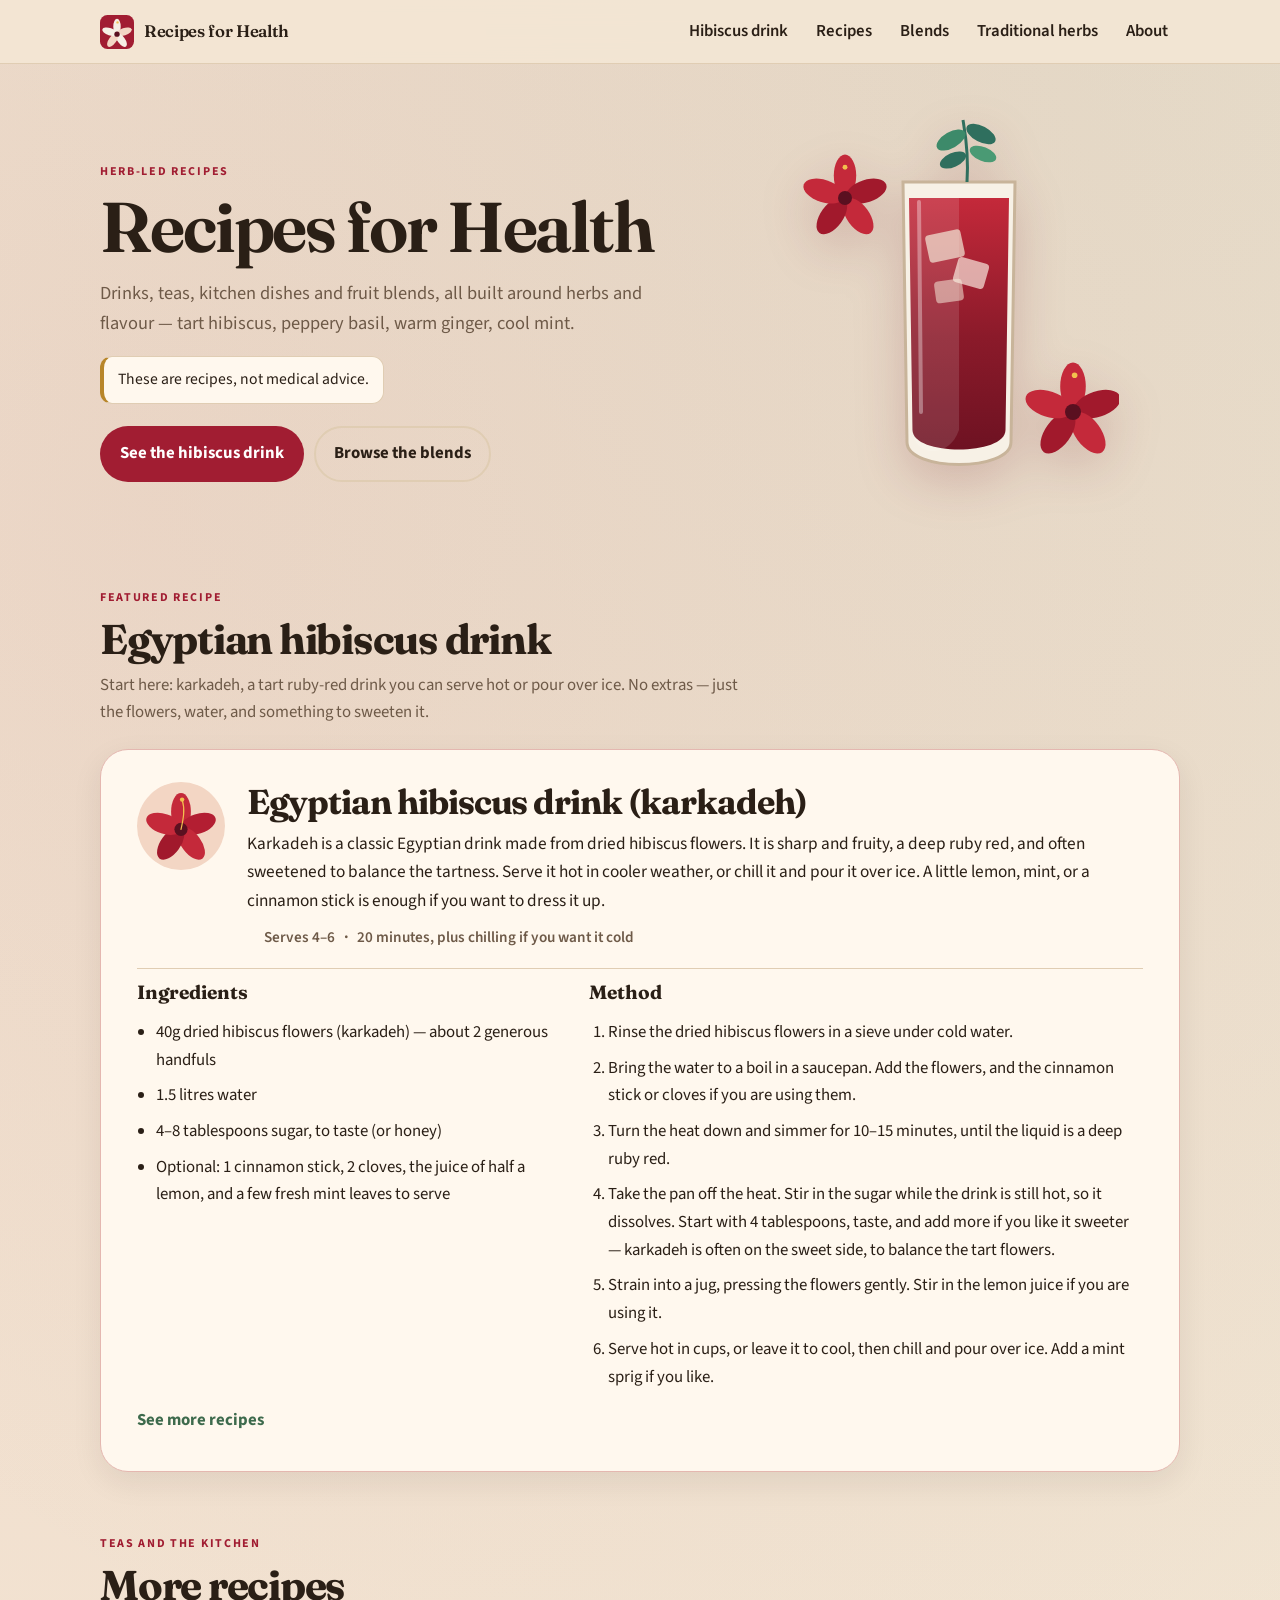
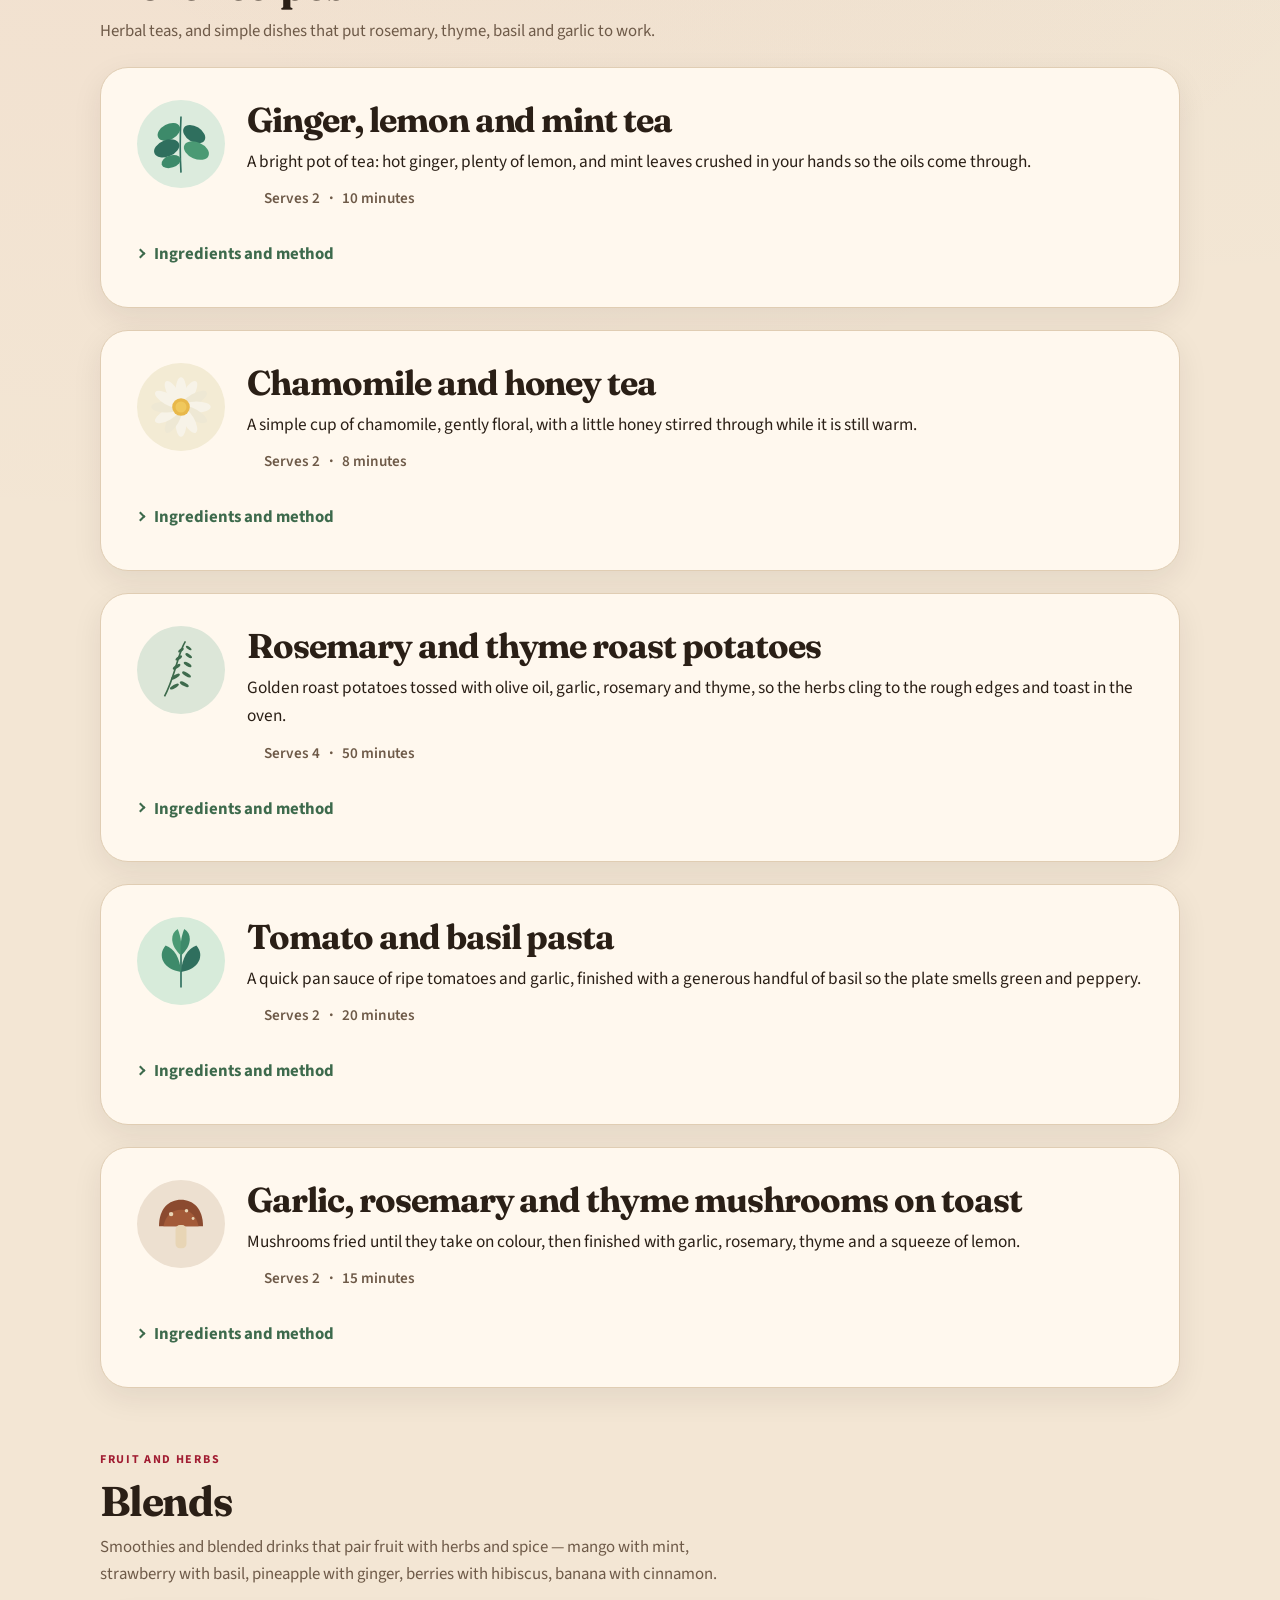
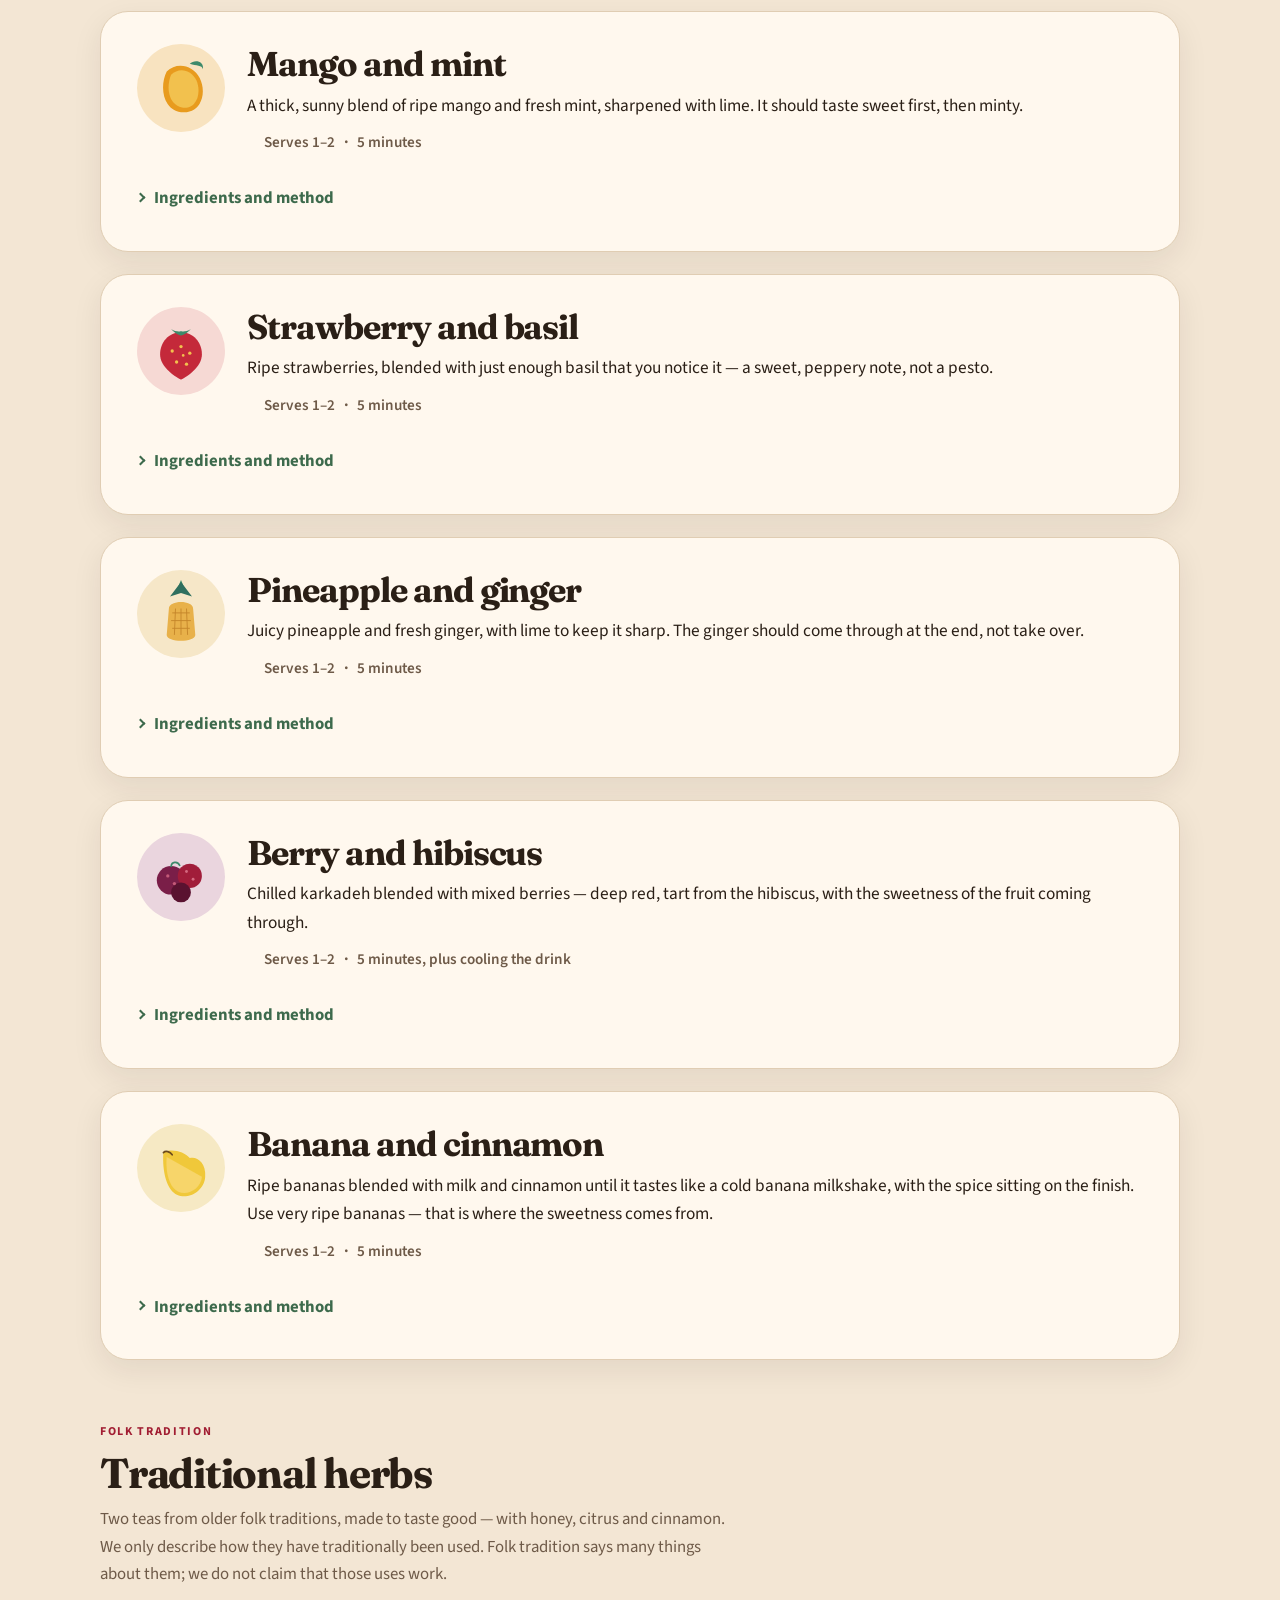
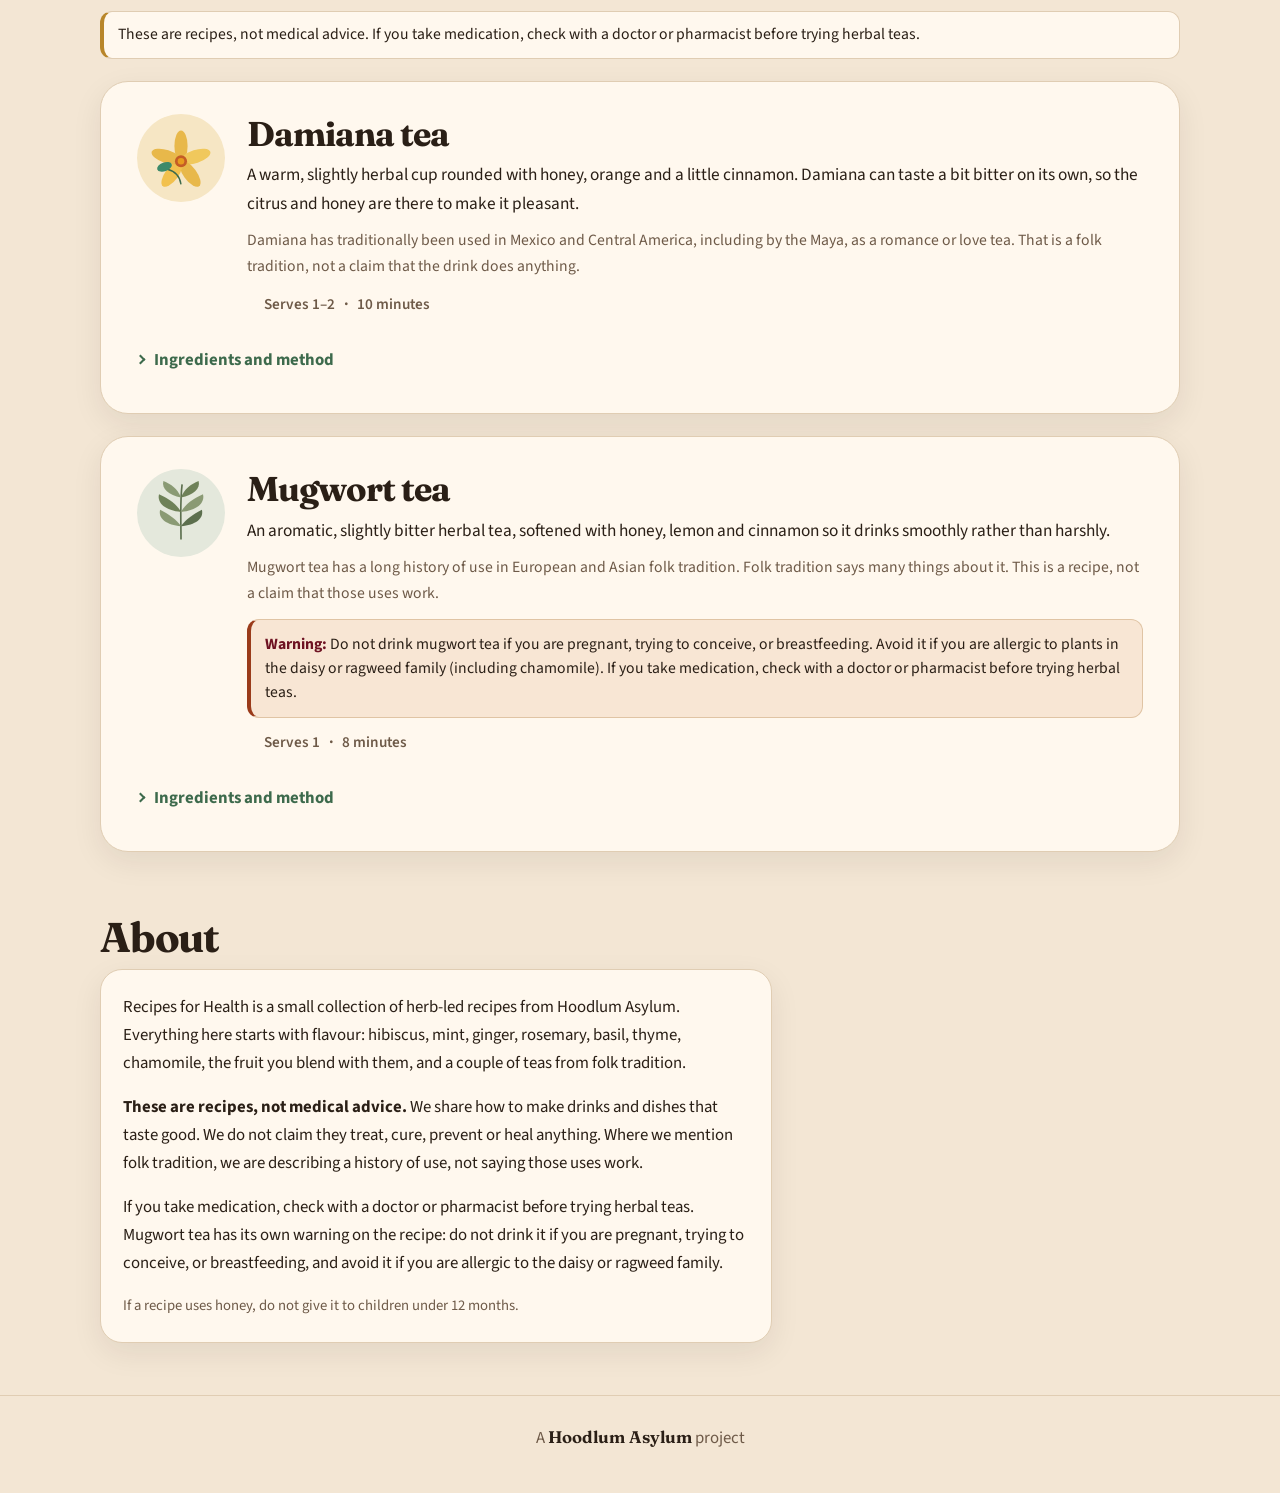
<file: index.html>
<!DOCTYPE html>
<html lang="en-GB">
<head>
  <meta charset="utf-8">
  <meta name="viewport" content="width=device-width, initial-scale=1">
  <title>Recipes for Health — herb-led recipes, built for flavour</title>
  <meta name="description" content="Herb-led recipes from Hoodlum Asylum, built for flavour. Egyptian hibiscus drink (karkadeh), herbal teas, kitchen dishes, fruit and herb blends, and teas from folk tradition. These are recipes, not medical advice.">
  <meta name="theme-color" content="#F3E6D4">
  <meta property="og:type" content="website">
  <meta property="og:title" content="Recipes for Health — herb-led recipes, built for flavour">
  <meta property="og:description" content="Egyptian hibiscus drink, herbal teas, kitchen dishes, and fruit and herb blends. These are recipes, not medical advice.">
  <meta property="og:image" content="https://hoodlumasylum.github.io/recipes-for-health/assets/og.png">
  <meta name="twitter:card" content="summary_large_image">
  <meta name="twitter:title" content="Recipes for Health">
  <meta name="twitter:description" content="Herb-led recipes, built for flavour. These are recipes, not medical advice.">
  <meta name="twitter:image" content="https://hoodlumasylum.github.io/recipes-for-health/assets/og.png">
  <link rel="icon" href="assets/favicon.svg" type="image/svg+xml">
  <link rel="icon" type="image/png" href="assets/favicon-32.png" sizes="32x32">
  <link rel="apple-touch-icon" href="assets/apple-touch-icon.png">
  <link rel="stylesheet" href="styles.css">
</head>
<body>
  <a class="skip" href="#main">Skip to content</a>
  <header class="site-header">
    <div class="wrap header-inner">
      <a class="brand" href="#top">
        <svg class="brand-mark" viewBox="0 0 64 64" aria-hidden="true" focusable="false">
  <rect width="64" height="64" rx="14" fill="#A11D32"/>
  <g transform="translate(32 36)">
    <ellipse cx="0" cy="-14" rx="7" ry="15" fill="#F6EFE4"/>
    <ellipse cx="0" cy="-14" rx="7" ry="15" fill="#F3D6C4" transform="rotate(72)"/>
    <ellipse cx="0" cy="-14" rx="7" ry="15" fill="#F6EFE4" transform="rotate(144)"/>
    <ellipse cx="0" cy="-14" rx="7" ry="15" fill="#F3D6C4" transform="rotate(216)"/>
    <ellipse cx="0" cy="-14" rx="7" ry="15" fill="#F6EFE4" transform="rotate(288)"/>
    <circle cx="0" cy="0" r="5" fill="#5A1020"/>
    <circle cx="1" cy="-22" r="2.2" fill="#F2C14E"/>
  </g>
</svg>
        <span>Recipes for Health</span>
      </a>
      <button class="nav-toggle" type="button" aria-expanded="false" aria-controls="site-nav" aria-label="Open menu">
        <span></span><span></span>
      </button>
      <nav id="site-nav" class="site-nav" aria-label="Primary">
        <a href="#karkadeh">Hibiscus drink</a>
        <a href="#recipes">Recipes</a>
        <a href="#blends">Blends</a>
        <a href="#traditional-herbs">Traditional herbs</a>
        <a href="#about">About</a>
      </nav>
    </div>
  </header>

  <main id="main">
    <section class="hero" id="top">
      <div class="wrap hero-grid">
        <div>
          <p class="eyebrow">Herb-led recipes</p>
          <h1>Recipes for Health</h1>
          <p class="lede">Drinks, teas, kitchen dishes and fruit blends, all built around herbs and flavour — tart hibiscus, peppery basil, warm ginger, cool mint.</p>
          <p class="note">These are recipes, not medical advice.</p>
          <div class="actions">
            <a class="btn btn-primary" href="#karkadeh">See the hibiscus drink</a>
            <a class="btn btn-ghost" href="#blends">Browse the blends</a>
          </div>
        </div>
        <div class="hero-art-wrap">
          <svg class="hero-art" viewBox="0 0 320 420" role="img" aria-label="A tall glass of ruby-red hibiscus drink with ice and a mint sprig, surrounded by hibiscus flowers.">
  <defs>
    <linearGradient id="drink" x1="0" y1="0" x2="0" y2="1">
      <stop offset="0%" stop-color="#C4293A"/>
      <stop offset="55%" stop-color="#8B1A2A"/>
      <stop offset="100%" stop-color="#6E1222"/>
    </linearGradient>
    <linearGradient id="glass" x1="0" y1="0" x2="1" y2="0">
      <stop offset="0%" stop-color="#ffffff" stop-opacity="0.35"/>
      <stop offset="40%" stop-color="#ffffff" stop-opacity="0.05"/>
      <stop offset="100%" stop-color="#ffffff" stop-opacity="0.2"/>
    </linearGradient>
  </defs>
  <!-- flowers behind -->
  <g transform="translate(46 86) scale(0.7)">
    <ellipse cx="0" cy="-32" rx="16" ry="30" fill="#C4293A"/>
    <ellipse cx="0" cy="-32" rx="16" ry="30" fill="#A1192C" transform="rotate(72)"/>
    <ellipse cx="0" cy="-32" rx="16" ry="30" fill="#C4293A" transform="rotate(144)"/>
    <ellipse cx="0" cy="-32" rx="16" ry="30" fill="#A1192C" transform="rotate(216)"/>
    <ellipse cx="0" cy="-32" rx="16" ry="30" fill="#C4293A" transform="rotate(288)"/>
    <circle cx="0" cy="0" r="10" fill="#5A1020"/>
    <circle cx="0" cy="-44" r="3.5" fill="#F2C14E"/>
  </g>
  <g transform="translate(274 300) scale(0.8)">
    <ellipse cx="0" cy="-32" rx="16" ry="30" fill="#C4293A"/>
    <ellipse cx="0" cy="-32" rx="16" ry="30" fill="#A1192C" transform="rotate(72)"/>
    <ellipse cx="0" cy="-32" rx="16" ry="30" fill="#C4293A" transform="rotate(144)"/>
    <ellipse cx="0" cy="-32" rx="16" ry="30" fill="#A1192C" transform="rotate(216)"/>
    <ellipse cx="0" cy="-32" rx="16" ry="30" fill="#C4293A" transform="rotate(288)"/>
    <circle cx="0" cy="0" r="10" fill="#5A1020"/>
    <circle cx="2" cy="-46" r="3.5" fill="#F2C14E"/>
  </g>
  <!-- glass body -->
  <path d="M104 70 L108 330 C108 360, 212 360, 212 330 L216 70 Z" fill="#f7f1e6" stroke="#c8b49a" stroke-width="3"/>
  <path d="M110 86 L113.5 318 C113.5 344, 206.5 344, 206.5 318 L210 86 Z" fill="url(#drink)"/>
  <path d="M110 86 L113.5 318 C113.5 344, 150 348, 160 318 L160 86 Z" fill="#ffffff" fill-opacity="0.12"/>
  <!-- ice -->
  <rect x="128" y="120" width="36" height="28" rx="4" fill="#f4e9d8" fill-opacity="0.7" transform="rotate(-12 146 134)"/>
  <rect x="156" y="148" width="32" height="26" rx="4" fill="#fff6ea" fill-opacity="0.65" transform="rotate(16 172 161)"/>
  <rect x="136" y="168" width="28" height="22" rx="4" fill="#f4e9d8" fill-opacity="0.55" transform="rotate(-8 150 179)"/>
  <!-- mint sprig -->
  <path d="M168 70 C170 40, 166 20, 164 8" stroke="#2F6F5E" stroke-width="3" fill="none"/>
  <ellipse cx="152" cy="28" rx="16" ry="8" fill="#3D8A6A" transform="rotate(-30 152 28)"/>
  <ellipse cx="182" cy="22" rx="16" ry="8" fill="#2F6F5E" transform="rotate(28 182 22)"/>
  <ellipse cx="154" cy="48" rx="14" ry="7" fill="#2F6F5E" transform="rotate(-24 154 48)"/>
  <ellipse cx="184" cy="42" rx="14" ry="7" fill="#4A9A74" transform="rotate(22 184 42)"/>
  <!-- glass shine -->
  <path d="M120 90 L122 300" stroke="#ffffff" stroke-opacity="0.35" stroke-width="4" stroke-linecap="round"/>
</svg>
        </div>
      </div>
    </section>

    <section class="section" aria-labelledby="featured-heading">
      <div class="wrap">
        <p class="eyebrow">Featured recipe</p>
        <h2 id="featured-heading">Egyptian hibiscus drink</h2>
        <p class="section-intro">Start here: karkadeh, a tart ruby-red drink you can serve hot or pour over ice. No extras — just the flowers, water, and something to sweeten it.</p>
              <article class="recipe featured" id="karkadeh">
        <div class="recipe-top">
          <div class="icon"><svg viewBox="0 0 160 160" aria-hidden="true" focusable="false">
  <circle cx="80" cy="80" r="80" fill="#F3D6C4"/>
  <g transform="translate(80 86)">
    <ellipse cx="0" cy="-32" rx="18" ry="34" fill="#C4293A" transform="rotate(0)"/>
    <ellipse cx="0" cy="-32" rx="18" ry="34" fill="#B31E32" transform="rotate(72)"/>
    <ellipse cx="0" cy="-32" rx="18" ry="34" fill="#C4293A" transform="rotate(144)"/>
    <ellipse cx="0" cy="-32" rx="18" ry="34" fill="#A1192C" transform="rotate(216)"/>
    <ellipse cx="0" cy="-32" rx="18" ry="34" fill="#C4293A" transform="rotate(288)"/>
    <circle cx="0" cy="0" r="12" fill="#5A1020"/>
    <path d="M0 0 C 4 -18, 8 -36, 2 -54" stroke="#F2C14E" stroke-width="2.2" fill="none" stroke-linecap="round"/>
    <circle cx="2" cy="-54" r="4" fill="#F2C14E"/>
  </g>
</svg></div>
          <div>
            <h3>Egyptian hibiscus drink (karkadeh)</h3>
            <p class="flavour">Karkadeh is a classic Egyptian drink made from dried hibiscus flowers. It is sharp and fruity, a deep ruby red, and often sweetened to balance the tartness. Serve it hot in cooler weather, or chill it and pour it over ice. A little lemon, mint, or a cinnamon stick is enough if you want to dress it up.</p>
            <ul class="meta-row">
              <li>Serves 4–6</li><li>20 minutes, plus chilling if you want it cold</li>
            </ul>
          </div>
        </div>
        <div class="recipe-body">
          <div>
            <h4>Ingredients</h4>
            <ul>
            <li>40g dried hibiscus flowers (karkadeh) — about 2 generous handfuls</li>
            <li>1.5 litres water</li>
            <li>4–8 tablespoons sugar, to taste (or honey)</li>
            <li>Optional: 1 cinnamon stick, 2 cloves, the juice of half a lemon, and a few fresh mint leaves to serve</li>
            </ul>
          </div>
          <div>
            <h4>Method</h4>
            <ol>
            <li>Rinse the dried hibiscus flowers in a sieve under cold water.</li>
            <li>Bring the water to a boil in a saucepan. Add the flowers, and the cinnamon stick or cloves if you are using them.</li>
            <li>Turn the heat down and simmer for 10–15 minutes, until the liquid is a deep ruby red.</li>
            <li>Take the pan off the heat. Stir in the sugar while the drink is still hot, so it dissolves. Start with 4 tablespoons, taste, and add more if you like it sweeter — karkadeh is often on the sweet side, to balance the tart flowers.</li>
            <li>Strain into a jug, pressing the flowers gently. Stir in the lemon juice if you are using it.</li>
            <li>Serve hot in cups, or leave it to cool, then chill and pour over ice. Add a mint sprig if you like.</li>
            </ol>
          </div>
        </div>
        <a class="back-top" href="#recipes">See more recipes</a>
      </article>
      </div>
    </section>

    <section class="section" id="recipes" aria-labelledby="recipes-heading">
      <div class="wrap">
        <p class="eyebrow">Teas and the kitchen</p>
        <h2 id="recipes-heading">More recipes</h2>
        <p class="section-intro">Herbal teas, and simple dishes that put rosemary, thyme, basil and garlic to work.</p>
      <article class="recipe" id="ginger-lemon-mint-tea">
        <div class="recipe-top">
          <div class="icon"><svg viewBox="0 0 160 160" aria-hidden="true" focusable="false">
  <circle cx="80" cy="80" r="80" fill="#DCEBDD"/>
  <path d="M80 30 C78 70, 78 100, 80 132" stroke="#2F6F5E" stroke-width="3" fill="none"/>
  <ellipse cx="58" cy="58" rx="22" ry="14" fill="#3D8A6A" transform="rotate(-28 58 58)"/>
  <ellipse cx="104" cy="62" rx="22" ry="14" fill="#2F6F5E" transform="rotate(32 104 62)"/>
  <ellipse cx="54" cy="88" rx="24" ry="15" fill="#2F6F5E" transform="rotate(-22 54 88)"/>
  <ellipse cx="108" cy="92" rx="24" ry="15" fill="#4A9A74" transform="rotate(24 108 92)"/>
  <ellipse cx="62" cy="112" rx="18" ry="11" fill="#3D8A6A" transform="rotate(-18 62 112)"/>
</svg></div>
          <div>
            <h3>Ginger, lemon and mint tea</h3>
            <p class="flavour">A bright pot of tea: hot ginger, plenty of lemon, and mint leaves crushed in your hands so the oils come through.</p>
            <ul class="meta-row">
              <li>Serves 2</li><li>10 minutes</li>
            </ul>
          </div>
        </div>
        <details>
          <summary>Ingredients and method</summary>
          <div class="recipe-body">
          <div>
            <h4>Ingredients</h4>
            <ul>
            <li>A 4cm piece of fresh ginger, sliced</li>
            <li>1 lemon — 3 or 4 slices, plus a squeeze at the end</li>
            <li>A small handful of fresh mint leaves</li>
            <li>500ml freshly boiled water</li>
            <li>Honey, to taste (optional)</li>
            </ul>
          </div>
          <div>
            <h4>Method</h4>
            <ol>
            <li>Put the ginger and lemon slices in a teapot or heatproof jug.</li>
            <li>Pour over the boiled water. Lightly crush the mint in your hands and add it.</li>
            <li>Leave to steep for 5–8 minutes. The longer it sits, the stronger the ginger.</li>
            <li>Strain into cups. Add a squeeze of lemon, and honey if you want it a little sweeter.</li>
            </ol>
          </div>
        </div>
        </details>
      </article>
      <article class="recipe" id="chamomile-honey-tea">
        <div class="recipe-top">
          <div class="icon"><svg viewBox="0 0 160 160" aria-hidden="true" focusable="false">
  <circle cx="80" cy="80" r="80" fill="#F3EBD4"/>
  <g transform="translate(80 80)">
    <ellipse cx="0" cy="-28" rx="10" ry="26" fill="#F7F3E8"/>
    <ellipse cx="0" cy="-28" rx="10" ry="26" fill="#F7F3E8" transform="rotate(30)"/>
    <ellipse cx="0" cy="-28" rx="10" ry="26" fill="#EEE8D4" transform="rotate(60)"/>
    <ellipse cx="0" cy="-28" rx="10" ry="26" fill="#F7F3E8" transform="rotate(90)"/>
    <ellipse cx="0" cy="-28" rx="10" ry="26" fill="#EEE8D4" transform="rotate(120)"/>
    <ellipse cx="0" cy="-28" rx="10" ry="26" fill="#F7F3E8" transform="rotate(150)"/>
    <ellipse cx="0" cy="-28" rx="10" ry="26" fill="#F7F3E8" transform="rotate(180)"/>
    <ellipse cx="0" cy="-28" rx="10" ry="26" fill="#EEE8D4" transform="rotate(210)"/>
    <ellipse cx="0" cy="-28" rx="10" ry="26" fill="#F7F3E8" transform="rotate(240)"/>
    <ellipse cx="0" cy="-28" rx="10" ry="26" fill="#EEE8D4" transform="rotate(270)"/>
    <ellipse cx="0" cy="-28" rx="10" ry="26" fill="#F7F3E8" transform="rotate(300)"/>
    <ellipse cx="0" cy="-28" rx="10" ry="26" fill="#F7F3E8" transform="rotate(330)"/>
    <circle cx="0" cy="0" r="16" fill="#E8B84A"/>
    <circle cx="0" cy="0" r="10" fill="#F0C85C"/>
  </g>
</svg></div>
          <div>
            <h3>Chamomile and honey tea</h3>
            <p class="flavour">A simple cup of chamomile, gently floral, with a little honey stirred through while it is still warm.</p>
            <ul class="meta-row">
              <li>Serves 2</li><li>8 minutes</li>
            </ul>
          </div>
        </div>
        <details>
          <summary>Ingredients and method</summary>
          <div class="recipe-body">
          <div>
            <h4>Ingredients</h4>
            <ul>
            <li>2 tablespoons dried chamomile flowers, or 2 chamomile tea bags</li>
            <li>500ml freshly boiled water</li>
            <li>1–2 teaspoons honey</li>
            <li>Optional: a strip of lemon peel, or a thin slice of orange</li>
            </ul>
          </div>
          <div>
            <h4>Method</h4>
            <ol>
            <li>Put the chamomile and the lemon peel or orange, if using, in a teapot or jug.</li>
            <li>Pour over the boiled water and steep for 5 minutes.</li>
            <li>Strain into cups and stir in the honey while the tea is hot, so it dissolves.</li>
            </ol>
          </div>
        </div>
        </details>
      </article>
      <article class="recipe" id="rosemary-thyme-potatoes">
        <div class="recipe-top">
          <div class="icon"><svg viewBox="0 0 160 160" aria-hidden="true" focusable="false">
  <circle cx="80" cy="80" r="80" fill="#DCE6D8"/>
  <path d="M50 128 C70 90, 74 50, 88 28" stroke="#3D6A4C" stroke-width="3" fill="none"/>
  <g fill="#3D6A4C">
    <ellipse cx="68" cy="110" rx="9" ry="3.2" transform="rotate(-30 68 110)"/>
    <ellipse cx="86" cy="106" rx="9" ry="3.2" transform="rotate(28 86 106)"/>
    <ellipse cx="70" cy="92" rx="9" ry="3.2" transform="rotate(-32 70 92)"/>
    <ellipse cx="90" cy="88" rx="9" ry="3.2" transform="rotate(30 90 88)"/>
    <ellipse cx="72" cy="74" rx="8" ry="3" transform="rotate(-34 72 74)"/>
    <ellipse cx="92" cy="70" rx="8" ry="3" transform="rotate(32 92 70)"/>
    <ellipse cx="76" cy="58" rx="7" ry="2.8" transform="rotate(-36 76 58)"/>
    <ellipse cx="94" cy="54" rx="7" ry="2.8" transform="rotate(34 94 54)"/>
    <ellipse cx="80" cy="44" rx="6" ry="2.5" transform="rotate(-38 80 44)"/>
    <ellipse cx="94" cy="40" rx="6" ry="2.5" transform="rotate(36 94 40)"/>
  </g>
</svg></div>
          <div>
            <h3>Rosemary and thyme roast potatoes</h3>
            <p class="flavour">Golden roast potatoes tossed with olive oil, garlic, rosemary and thyme, so the herbs cling to the rough edges and toast in the oven.</p>
            <ul class="meta-row">
              <li>Serves 4</li><li>50 minutes</li>
            </ul>
          </div>
        </div>
        <details>
          <summary>Ingredients and method</summary>
          <div class="recipe-body">
          <div>
            <h4>Ingredients</h4>
            <ul>
            <li>1kg floury potatoes (Maris Piper or similar), peeled and cut into chunks</li>
            <li>3 tablespoons olive oil</li>
            <li>3 sprigs fresh rosemary, leaves chopped</li>
            <li>4 sprigs fresh thyme, leaves stripped</li>
            <li>3 garlic cloves, lightly crushed</li>
            <li>Sea salt and black pepper</li>
            </ul>
          </div>
          <div>
            <h4>Method</h4>
            <ol>
            <li>Heat the oven to 200°C (180°C fan).</li>
            <li>Parboil the potatoes in salted water for 8–10 minutes, until the edges are just starting to soften. Drain well, then shake the pan to rough up the edges.</li>
            <li>Tip into a roasting tin with the oil, rosemary, thyme, garlic, salt and pepper. Toss so every piece is coated.</li>
            <li>Roast for 35–40 minutes, turning once, until the outsides are crisp and golden and the herbs smell toasted and fragrant.</li>
            <li>Serve hot, with a little extra salt if they need it.</li>
            </ol>
          </div>
        </div>
        </details>
      </article>
      <article class="recipe" id="tomato-basil-pasta">
        <div class="recipe-top">
          <div class="icon"><svg viewBox="0 0 160 160" aria-hidden="true" focusable="false">
  <circle cx="80" cy="80" r="80" fill="#D7EBDA"/>
  <path d="M80 128 C80 90, 80 70, 80 48" stroke="#2F6F5E" stroke-width="3" fill="none"/>
  <path d="M80 100 C48 96, 36 70, 52 52 C68 58, 78 74, 80 100 Z" fill="#3D8A6A"/>
  <path d="M80 100 C112 96, 124 70, 108 52 C92 58, 82 74, 80 100 Z" fill="#2F6F5E"/>
  <path d="M80 70 C62 54, 58 32, 74 22 C80 36, 82 52, 80 70 Z" fill="#4A9A74"/>
  <path d="M80 70 C98 54, 102 32, 86 22 C80 36, 78 52, 80 70 Z" fill="#3D8A6A"/>
</svg></div>
          <div>
            <h3>Tomato and basil pasta</h3>
            <p class="flavour">A quick pan sauce of ripe tomatoes and garlic, finished with a generous handful of basil so the plate smells green and peppery.</p>
            <ul class="meta-row">
              <li>Serves 2</li><li>20 minutes</li>
            </ul>
          </div>
        </div>
        <details>
          <summary>Ingredients and method</summary>
          <div class="recipe-body">
          <div>
            <h4>Ingredients</h4>
            <ul>
            <li>200g spaghetti or linguine</li>
            <li>3 tablespoons olive oil</li>
            <li>2 garlic cloves, thinly sliced</li>
            <li>400g ripe tomatoes, chopped — or one 400g tin of good chopped tomatoes</li>
            <li>A large handful of fresh basil leaves</li>
            <li>Sea salt and black pepper</li>
            <li>Optional: a pinch of chilli flakes, and grated hard cheese to serve</li>
            </ul>
          </div>
          <div>
            <h4>Method</h4>
            <ol>
            <li>Cook the pasta in plenty of salted boiling water until just tender. Keep a mug of the cooking water.</li>
            <li>Meanwhile, warm the oil in a wide pan over a medium heat. Add the garlic, and the chilli if you are using it, and cook for about a minute, until it smells sweet but has not browned.</li>
            <li>Add the tomatoes and a pinch of salt. Cook for 8–10 minutes, until they break down into a loose sauce. If you are using tinned tomatoes, let them thicken slightly.</li>
            <li>Tear in most of the basil. Tip in the drained pasta and a splash of cooking water. Toss until the sauce clings to the strands.</li>
            <li>Serve with the rest of the basil, black pepper, and cheese if you like.</li>
            </ol>
          </div>
        </div>
        </details>
      </article>
      <article class="recipe" id="garlic-herb-mushrooms">
        <div class="recipe-top">
          <div class="icon"><svg viewBox="0 0 160 160" aria-hidden="true" focusable="false">
  <circle cx="80" cy="80" r="80" fill="#EDE0D0"/>
  <path d="M40 84 C40 52, 58 36, 80 36 C102 36, 120 52, 120 84 Z" fill="#8B4A2F"/>
  <path d="M48 84 C52 64, 64 54, 80 54 C96 54, 108 64, 112 84" fill="#A35A38"/>
  <rect x="70" y="82" width="20" height="42" rx="8" fill="#E8D5B5"/>
  <circle cx="62" cy="62" r="4" fill="#E8D5B5"/>
  <circle cx="90" cy="56" r="3.2" fill="#E8D5B5"/>
  <circle cx="102" cy="70" r="2.6" fill="#E8D5B5"/>
</svg></div>
          <div>
            <h3>Garlic, rosemary and thyme mushrooms on toast</h3>
            <p class="flavour">Mushrooms fried until they take on colour, then finished with garlic, rosemary, thyme and a squeeze of lemon.</p>
            <ul class="meta-row">
              <li>Serves 2</li><li>15 minutes</li>
            </ul>
          </div>
        </div>
        <details>
          <summary>Ingredients and method</summary>
          <div class="recipe-body">
          <div>
            <h4>Ingredients</h4>
            <ul>
            <li>300g mixed or chestnut mushrooms, sliced</li>
            <li>2 tablespoons olive oil, or a knob of butter</li>
            <li>2 garlic cloves, chopped</li>
            <li>1 sprig rosemary, leaves chopped</li>
            <li>3 sprigs thyme, leaves stripped</li>
            <li>A squeeze of lemon</li>
            <li>2 thick slices of bread, toasted</li>
            <li>Sea salt and black pepper</li>
            <li>Optional: a little chopped parsley to finish</li>
            </ul>
          </div>
          <div>
            <h4>Method</h4>
            <ol>
            <li>Heat the oil or butter in a frying pan over a medium-high heat. Add the mushrooms and a pinch of salt. Leave them to brown before stirring, so they get some colour.</li>
            <li>When they have given off their liquid and started to turn gold, add the garlic, rosemary and thyme. Cook for another 2 minutes.</li>
            <li>Add a squeeze of lemon, black pepper, and a little more salt if it needs it.</li>
            <li>Pile onto the toast. Finish with parsley if you have it.</li>
            </ol>
          </div>
        </div>
        </details>
      </article>
      </div>
    </section>

    <section class="section" id="blends" aria-labelledby="blends-heading">
      <div class="wrap">
        <p class="eyebrow">Fruit and herbs</p>
        <h2 id="blends-heading">Blends</h2>
        <p class="section-intro">Smoothies and blended drinks that pair fruit with herbs and spice — mango with mint, strawberry with basil, pineapple with ginger, berries with hibiscus, banana with cinnamon.</p>
      <article class="recipe" id="mango-mint">
        <div class="recipe-top">
          <div class="icon"><svg viewBox="0 0 160 160" aria-hidden="true" focusable="false">
  <circle cx="80" cy="80" r="80" fill="#F8E3C0"/>
  <path d="M54 50 C40 78, 48 120, 80 124 C116 128, 128 90, 114 62 C102 38, 72 32, 54 50 Z" fill="#E89B1E"/>
  <path d="M62 56 C52 80, 58 112, 84 116 C108 118, 118 90, 108 66 C98 46, 76 42, 62 56 Z" fill="#F2C14E"/>
  <path d="M96 36 C104 28, 122 30, 120 46 C118 38, 108 40, 96 36 Z" fill="#3D8A6A"/>
</svg></div>
          <div>
            <h3>Mango and mint</h3>
            <p class="flavour">A thick, sunny blend of ripe mango and fresh mint, sharpened with lime. It should taste sweet first, then minty.</p>
            <ul class="meta-row">
              <li>Serves 1–2</li><li>5 minutes</li>
            </ul>
          </div>
        </div>
        <details>
          <summary>Ingredients and method</summary>
          <div class="recipe-body">
          <div>
            <h4>Ingredients</h4>
            <ul>
            <li>1 large ripe mango, peeled and chopped (about 250g)</li>
            <li>A small handful of fresh mint leaves</li>
            <li>Juice of 1 lime</li>
            <li>150ml cold water or coconut water</li>
            <li>A handful of ice</li>
            <li>Optional: 2 tablespoons plain yogurt</li>
            </ul>
          </div>
          <div>
            <h4>Method</h4>
            <ol>
            <li>Put everything in a blender.</li>
            <li>Blend until completely smooth.</li>
            <li>Taste. If it is too sweet, add a little more lime. If it is too thick, loosen with a splash of cold water.</li>
            <li>Pour into a cold glass and drink straight away.</li>
            </ol>
          </div>
        </div>
        </details>
      </article>
      <article class="recipe" id="strawberry-basil">
        <div class="recipe-top">
          <div class="icon"><svg viewBox="0 0 160 160" aria-hidden="true" focusable="false">
  <circle cx="80" cy="80" r="80" fill="#F6D9D4"/>
  <path d="M80 46 C58 46, 42 64, 42 86 C42 114, 80 132, 80 132 C80 132, 118 114, 118 86 C118 64, 102 46, 80 46 Z" fill="#C4293A"/>
  <path d="M62 40 C70 50, 80 52, 80 52 C80 52, 90 50, 98 40 C90 46, 80 44, 80 44 C80 44, 70 46, 62 40 Z" fill="#3D8A6A"/>
  <circle cx="64" cy="80" r="3" fill="#F2C14E"/>
  <circle cx="80" cy="72" r="3" fill="#F2C14E"/>
  <circle cx="96" cy="84" r="3" fill="#F2C14E"/>
  <circle cx="72" cy="100" r="3" fill="#F2C14E"/>
  <circle cx="90" cy="104" r="3" fill="#F2C14E"/>
  <circle cx="84" cy="88" r="2.4" fill="#F2C14E"/>
</svg></div>
          <div>
            <h3>Strawberry and basil</h3>
            <p class="flavour">Ripe strawberries, blended with just enough basil that you notice it — a sweet, peppery note, not a pesto.</p>
            <ul class="meta-row">
              <li>Serves 1–2</li><li>5 minutes</li>
            </ul>
          </div>
        </div>
        <details>
          <summary>Ingredients and method</summary>
          <div class="recipe-body">
          <div>
            <h4>Ingredients</h4>
            <ul>
            <li>250g ripe strawberries, hulled</li>
            <li>6–8 fresh basil leaves</li>
            <li>Juice of half a lemon</li>
            <li>100ml cold water</li>
            <li>A handful of ice</li>
            <li>1 teaspoon honey or sugar, only if the berries are sharp</li>
            </ul>
          </div>
          <div>
            <h4>Method</h4>
            <ol>
            <li>Put the strawberries, basil, lemon juice, water and ice in a blender. Add the honey or sugar only if the fruit tastes sharp.</li>
            <li>Blend until pink and smooth.</li>
            <li>Taste, and add a basil leaf or a little more lemon if you want the flavour louder.</li>
            <li>Pour and serve at once.</li>
            </ol>
          </div>
        </div>
        </details>
      </article>
      <article class="recipe" id="pineapple-ginger">
        <div class="recipe-top">
          <div class="icon"><svg viewBox="0 0 160 160" aria-hidden="true" focusable="false">
  <circle cx="80" cy="80" r="80" fill="#F6E7C8"/>
  <path d="M80 18 L70 42 L80 36 L90 42 Z" fill="#3D8A6A"/>
  <path d="M80 22 L60 48 L80 42 L100 48 Z" fill="#2F6F5E"/>
  <path d="M58 70 C58 54, 102 54, 102 70 L106 118 C106 132, 54 132, 54 118 Z" fill="#E8B14A"/>
  <path d="M64 78 L96 78 M62 92 L98 92 M64 106 L96 106 M80 70 L80 118 M70 70 L68 118 M90 70 L92 118" stroke="#C4842A" stroke-width="1.6" fill="none"/>
</svg></div>
          <div>
            <h3>Pineapple and ginger</h3>
            <p class="flavour">Juicy pineapple and fresh ginger, with lime to keep it sharp. The ginger should come through at the end, not take over.</p>
            <ul class="meta-row">
              <li>Serves 1–2</li><li>5 minutes</li>
            </ul>
          </div>
        </div>
        <details>
          <summary>Ingredients and method</summary>
          <div class="recipe-body">
          <div>
            <h4>Ingredients</h4>
            <ul>
            <li>300g ripe pineapple, chopped (fresh or frozen)</li>
            <li>A 2cm piece of fresh ginger, peeled</li>
            <li>Juice of 1 lime</li>
            <li>100ml cold water</li>
            <li>A handful of ice</li>
            </ul>
          </div>
          <div>
            <h4>Method</h4>
            <ol>
            <li>Put everything in a blender and blend until smooth.</li>
            <li>Taste. If the ginger is too strong, add more pineapple. If it needs a lift, add a little more lime.</li>
            <li>Pour into a glass and serve straight away.</li>
            </ol>
          </div>
        </div>
        </details>
      </article>
      <article class="recipe" id="berry-hibiscus">
        <div class="recipe-top">
          <div class="icon"><svg viewBox="0 0 160 160" aria-hidden="true" focusable="false">
  <circle cx="80" cy="80" r="80" fill="#EAD5DE"/>
  <circle cx="62" cy="86" r="26" fill="#7A1E48"/>
  <circle cx="96" cy="78" r="22" fill="#A11D3A"/>
  <circle cx="80" cy="108" r="18" fill="#5A1230"/>
  <circle cx="56" cy="78" r="3" fill="#C45A78"/>
  <circle cx="68" cy="92" r="3" fill="#C45A78"/>
  <circle cx="90" cy="70" r="2.6" fill="#D46A80"/>
  <circle cx="102" cy="84" r="2.6" fill="#D46A80"/>
  <path d="M62 62 C62 52, 74 50, 78 60" stroke="#3D8A6A" stroke-width="3" fill="none"/>
</svg></div>
          <div>
            <h3>Berry and hibiscus</h3>
            <p class="flavour">Chilled karkadeh blended with mixed berries — deep red, tart from the hibiscus, with the sweetness of the fruit coming through.</p>
            <ul class="meta-row">
              <li>Serves 1–2</li><li>5 minutes, plus cooling the drink</li>
            </ul>
          </div>
        </div>
        <details>
          <summary>Ingredients and method</summary>
          <div class="recipe-body">
          <div>
            <h4>Ingredients</h4>
            <ul>
            <li>200g mixed berries (strawberries, raspberries, blackberries — fresh or frozen)</li>
            <li>200ml chilled karkadeh, unsweetened or only lightly sweetened</li>
            <li>A handful of ice</li>
            <li>1 teaspoon honey, only if you want it sweeter</li>
            </ul>
          </div>
          <div>
            <h4>Method</h4>
            <ol>
            <li>If you do not already have karkadeh made, steep 1 tablespoon of dried hibiscus flowers in 200ml of hot water for 10 minutes, then strain and leave to cool completely.</li>
            <li>Put the berries, chilled karkadeh, ice and honey, if using, in a blender.</li>
            <li>Blend until deep red and smooth.</li>
            <li>Taste, and add a little more honey only if the berries and hibiscus are too sharp for you. Serve at once.</li>
            </ol>
          </div>
        </div>
        </details>
      </article>
      <article class="recipe" id="banana-cinnamon">
        <div class="recipe-top">
          <div class="icon"><svg viewBox="0 0 160 160" aria-hidden="true" focusable="false">
  <circle cx="80" cy="80" r="80" fill="#F6E9C4"/>
  <path d="M48 52 C48 52, 44 96, 62 120 C80 144, 122 128, 124 96 C126 70, 108 58, 96 62 C86 50, 62 44, 48 52 Z" fill="#F0C83A"/>
  <path d="M54 60 C54 60, 50 96, 66 116 C82 136, 116 122, 118 96" fill="#F7D56A"/>
  <path d="M48 52 C52 48, 60 50, 64 56" stroke="#6B4A1E" stroke-width="3" fill="none" stroke-linecap="round"/>
</svg></div>
          <div>
            <h3>Banana and cinnamon</h3>
            <p class="flavour">Ripe bananas blended with milk and cinnamon until it tastes like a cold banana milkshake, with the spice sitting on the finish. Use very ripe bananas — that is where the sweetness comes from.</p>
            <ul class="meta-row">
              <li>Serves 1–2</li><li>5 minutes</li>
            </ul>
          </div>
        </div>
        <details>
          <summary>Ingredients and method</summary>
          <div class="recipe-body">
          <div>
            <h4>Ingredients</h4>
            <ul>
            <li>2 ripe bananas</li>
            <li>½ teaspoon ground cinnamon, or a little more to taste</li>
            <li>200ml cold milk, oat milk or almond milk</li>
            <li>A handful of ice</li>
            <li>Optional: 1 teaspoon honey or 1 soft date, and a pinch of vanilla</li>
            </ul>
          </div>
          <div>
            <h4>Method</h4>
            <ol>
            <li>Put the bananas, cinnamon, milk, ice and any honey, date or vanilla in a blender.</li>
            <li>Blend until thick and creamy.</li>
            <li>Taste, and add a pinch more cinnamon if you want it warmer.</li>
            <li>Pour and serve at once.</li>
            </ol>
          </div>
        </div>
        </details>
      </article>
      </div>
    </section>


    <section class="section" id="traditional-herbs" aria-labelledby="traditional-heading">
      <div class="wrap">
        <p class="eyebrow">Folk tradition</p>
        <h2 id="traditional-heading">Traditional herbs</h2>
        <p class="section-intro">Two teas from older folk traditions, made to taste good — with honey, citrus and cinnamon. We only describe how they have traditionally been used. Folk tradition says many things about them; we do not claim that those uses work.</p>
        <p class="note">These are recipes, not medical advice. If you take medication, check with a doctor or pharmacist before trying herbal teas.</p>

      <article class="recipe" id="damiana-tea">
        <div class="recipe-top">
          <div class="icon"><svg viewBox="0 0 160 160" aria-hidden="true" focusable="false">
  <circle cx="80" cy="80" r="80" fill="#F6E6C4"/>
  <g transform="translate(80 86)">
    <ellipse cx="0" cy="-28" rx="12" ry="28" fill="#E8B84A"/>
    <ellipse cx="0" cy="-28" rx="12" ry="28" fill="#F0C85C" transform="rotate(72)"/>
    <ellipse cx="0" cy="-28" rx="12" ry="28" fill="#E8B84A" transform="rotate(144)"/>
    <ellipse cx="0" cy="-28" rx="12" ry="28" fill="#F2C14E" transform="rotate(216)"/>
    <ellipse cx="0" cy="-28" rx="12" ry="28" fill="#E8B84A" transform="rotate(288)"/>
    <circle cx="0" cy="0" r="11" fill="#C45C26"/>
    <circle cx="0" cy="0" r="6" fill="#E89B1E"/>
  </g>
  <path d="M80 128 C78 112, 70 104, 54 100" stroke="#3D6A4C" stroke-width="2.5" fill="none"/>
  <ellipse cx="50" cy="96" rx="14" ry="8" fill="#3D8A6A" transform="rotate(-20 50 96)"/>
</svg></div>
          <div>
            <h3>Damiana tea</h3>
            <p class="flavour">A warm, slightly herbal cup rounded with honey, orange and a little cinnamon. Damiana can taste a bit bitter on its own, so the citrus and honey are there to make it pleasant.</p>
            <p class="tradition">Damiana has traditionally been used in Mexico and Central America, including by the Maya, as a romance or love tea. That is a folk tradition, not a claim that the drink does anything.</p>
            <ul class="meta-row">
              <li>Serves 1–2</li><li>10 minutes</li>
            </ul>
          </div>
        </div>
        <details>
          <summary>Ingredients and method</summary>
          <div class="recipe-body">
          <div>
            <h4>Ingredients</h4>
            <ul>
            <li>1–2 teaspoons dried damiana leaves</li>
            <li>250–300ml freshly boiled water</li>
            <li>1–2 teaspoons honey</li>
            <li>A strip of orange peel, or a thin slice of orange</li>
            <li>Optional: a small cinnamon stick, a squeeze of lime, or a thin slice of fresh ginger</li>
            </ul>
          </div>
          <div>
            <h4>Method</h4>
            <ol>
            <li>Put the damiana, orange peel and the cinnamon or ginger, if you are using them, in a teapot or mug.</li>
            <li>Pour over the boiled water. Steep for 5–8 minutes. Taste after 5 minutes — damiana can turn bitter if it sits too long.</li>
            <li>Strain. Stir in the honey while the tea is hot, and add a squeeze of lime or orange if you want it brighter.</li>
            <li>Serve warm.</li>
            </ol>
          </div>
          </div>
        </details>
      </article>

      <article class="recipe" id="mugwort-tea">
        <div class="recipe-top">
          <div class="icon"><svg viewBox="0 0 160 160" aria-hidden="true" focusable="false">
  <circle cx="80" cy="80" r="80" fill="#E4E8DC"/>
  <path d="M80 128 C80 90, 78 60, 82 28" stroke="#5C6F4E" stroke-width="3" fill="none"/>
  <path d="M80 52 C58 48, 44 36, 48 22 C62 28, 74 36, 80 52 Z" fill="#8A9A74"/>
  <path d="M80 52 C102 48, 116 36, 112 22 C98 28, 86 36, 80 52 Z" fill="#6E8158"/>
  <path d="M80 78 C52 76, 36 62, 40 46 C58 54, 72 64, 80 78 Z" fill="#6E8158"/>
  <path d="M80 78 C108 76, 124 62, 120 46 C102 54, 88 64, 80 78 Z" fill="#8A9A74"/>
  <path d="M80 104 C54 102, 38 90, 42 74 C58 82, 72 92, 80 104 Z" fill="#8A9A74"/>
  <path d="M80 104 C106 102, 122 90, 118 74 C102 82, 88 92, 80 104 Z" fill="#5C6F4E"/>
</svg></div>
          <div>
            <h3>Mugwort tea</h3>
            <p class="flavour">An aromatic, slightly bitter herbal tea, softened with honey, lemon and cinnamon so it drinks smoothly rather than harshly.</p>
            <p class="tradition">Mugwort tea has a long history of use in European and Asian folk tradition. Folk tradition says many things about it. This is a recipe, not a claim that those uses work.</p>
            <p class="warning" role="note"><strong>Warning:</strong> Do not drink mugwort tea if you are pregnant, trying to conceive, or breastfeeding. Avoid it if you are allergic to plants in the daisy or ragweed family (including chamomile). If you take medication, check with a doctor or pharmacist before trying herbal teas.</p>
            <ul class="meta-row">
              <li>Serves 1</li><li>8 minutes</li>
            </ul>
          </div>
        </div>
        <details>
          <summary>Ingredients and method</summary>
          <div class="recipe-body">
          <div>
            <h4>Ingredients</h4>
            <ul>
            <li>1 teaspoon dried mugwort leaves — do not use more, as the flavour turns bitter quickly</li>
            <li>250ml freshly boiled water</li>
            <li>1–2 teaspoons honey</li>
            <li>A slice of lemon, or a strip of lemon peel</li>
            <li>Optional: a small cinnamon stick, or a thin slice of orange</li>
            </ul>
          </div>
          <div>
            <h4>Method</h4>
            <ol>
            <li>Put the mugwort, lemon and the cinnamon or orange, if you are using them, in a mug or teapot.</li>
            <li>Pour over the boiled water. Steep for 4–6 minutes and taste early — mugwort gets bitter if it steeps too long.</li>
            <li>Strain well. Stir in the honey while the tea is hot, and add a little more lemon if you want it brighter.</li>
            <li>Serve warm.</li>
            </ol>
          </div>
          </div>
        </details>
      </article>
      </div>
    </section>

    <section class="section" id="about" aria-labelledby="about-heading">
      <div class="wrap">
        <h2 id="about-heading">About</h2>
        <div class="about-card">
          <p>Recipes for Health is a small collection of herb-led recipes from Hoodlum Asylum. Everything here starts with flavour: hibiscus, mint, ginger, rosemary, basil, thyme, chamomile, the fruit you blend with them, and a couple of teas from folk tradition.</p>
          <p><strong>These are recipes, not medical advice.</strong> We share how to make drinks and dishes that taste good. We do not claim they treat, cure, prevent or heal anything. Where we mention folk tradition, we are describing a history of use, not saying those uses work.</p>
          <p>If you take medication, check with a doctor or pharmacist before trying herbal teas. Mugwort tea has its own warning on the recipe: do not drink it if you are pregnant, trying to conceive, or breastfeeding, and avoid it if you are allergic to the daisy or ragweed family.</p>
          <p class="fine-print">If a recipe uses honey, do not give it to children under 12 months.</p>
        </div>
      </div>
    </section>
  </main>

  <footer class="site-footer">
    <div class="wrap">
      <p>A <strong>Hoodlum Asylum</strong> project</p>
    </div>
  </footer>
  <script src="script.js"></script>
</body>
</html>
</file>
<file: styles.css>
@font-face {
  font-family: "Fraunces";
  src: url("assets/fonts/Fraunces-Variable.ttf") format("truetype");
  font-weight: 100 900;
  font-style: normal;
  font-display: swap;
}
@font-face {
  font-family: "Fraunces";
  src: url("assets/fonts/Fraunces-Italic-Variable.ttf") format("truetype");
  font-weight: 100 900;
  font-style: italic;
  font-display: swap;
}
@font-face {
  font-family: "Source Sans 3";
  src: url("assets/fonts/SourceSans3-Variable.ttf") format("truetype");
  font-weight: 200 900;
  font-style: normal;
  font-display: swap;
}
@font-face {
  font-family: "Source Sans 3";
  src: url("assets/fonts/SourceSans3-Italic-Variable.ttf") format("truetype");
  font-weight: 200 900;
  font-style: italic;
  font-display: swap;
}

:root {
  --paper: #F3E6D4;
  --paper-2: #E8D4BB;
  --card: #FFF8EE;
  --ink: #2A1F16;
  --muted: #6E5A48;
  --line: #E0CDB3;
  --hibiscus: #A11D32;
  --hibiscus-deep: #6E1222;
  --hibiscus-soft: #F3D6C4;
  --sage: #3D6A4C;
  --sage-soft: #DCEBDD;
  --gold: #B8862A;
  --shadow: 0 10px 30px rgba(42, 31, 22, 0.08);
  --radius: 22px;
  --max: 1080px;
  --header: 64px;
  --font-display: "Fraunces", "Palatino Linotype", Palatino, "Times New Roman", serif;
  --font: "Source Sans 3", "Source Sans Pro", "Segoe UI", sans-serif;
}

*, *::before, *::after { box-sizing: border-box; }

html {
  scroll-behavior: smooth;
  scroll-padding-top: calc(var(--header) + 16px);
}

@media (prefers-reduced-motion: reduce) {
  html { scroll-behavior: auto; }
  *, *::before, *::after {
    animation: none !important;
    transition: none !important;
  }
}

body {
  margin: 0;
  background:
    radial-gradient(circle at 12% 8%, rgba(193, 41, 58, 0.07), transparent 28%),
    radial-gradient(circle at 88% 0%, rgba(61, 106, 76, 0.08), transparent 30%),
    var(--paper);
  color: var(--ink);
  font-family: var(--font);
  font-size: 1.05rem;
  line-height: 1.65;
  -webkit-font-smoothing: antialiased;
  text-rendering: optimizeLegibility;
}

img, svg { max-width: 100%; height: auto; display: block; }

a {
  color: var(--hibiscus);
  text-decoration-thickness: 1px;
  text-underline-offset: 0.18em;
}
a:hover { color: var(--hibiscus-deep); }

:focus-visible {
  outline: 2px solid var(--hibiscus);
  outline-offset: 3px;
}

.skip {
  position: absolute;
  left: 12px;
  top: -80px;
  background: var(--hibiscus);
  color: #fff;
  padding: 8px 14px;
  z-index: 100;
  font-weight: 600;
  border-radius: 8px;
}
.skip:focus { top: 12px; }

.wrap {
  width: min(var(--max), calc(100% - 32px));
  margin-inline: auto;
}

/* Header */
.site-header {
  position: sticky;
  top: 0;
  z-index: 50;
  height: var(--header);
  background: rgba(243, 230, 212, 0.92);
  backdrop-filter: blur(12px);
  border-bottom: 1px solid var(--line);
}

.header-inner {
  height: var(--header);
  display: flex;
  align-items: center;
  justify-content: space-between;
  gap: 12px;
}

.brand {
  display: flex;
  align-items: center;
  gap: 10px;
  color: var(--ink);
  text-decoration: none;
  font-family: var(--font-display);
  font-weight: 600;
  font-size: 1.05rem;
  letter-spacing: -0.02em;
}
.brand:hover { color: var(--hibiscus-deep); }
.brand svg { width: 34px; height: 34px; flex: none; }
.brand-mark { width: 34px; height: 34px; }

.nav-toggle {
  appearance: none;
  background: transparent;
  border: 0;
  width: 44px;
  height: 44px;
  display: grid;
  place-items: center;
  gap: 6px;
  cursor: pointer;
  padding: 0;
}
.nav-toggle span {
  display: block;
  width: 22px;
  height: 2px;
  background: var(--ink);
  border-radius: 2px;
  transition: transform 0.2s ease, opacity 0.2s ease;
}
.nav-toggle[aria-expanded="true"] span:first-child {
  transform: translateY(4px) rotate(45deg);
}
.nav-toggle[aria-expanded="true"] span:last-child {
  transform: translateY(-4px) rotate(-45deg);
}

.site-nav {
  display: none;
  position: absolute;
  top: var(--header);
  left: 0;
  right: 0;
  background: var(--card);
  border-bottom: 1px solid var(--line);
  padding: 12px 16px 20px;
  flex-direction: column;
  gap: 4px;
  box-shadow: var(--shadow);
}
.site-nav.is-open { display: flex; }
.site-nav a {
  color: var(--ink);
  text-decoration: none;
  padding: 10px 12px;
  border-radius: 10px;
  font-weight: 600;
}
.site-nav a:hover,
.site-nav a:focus-visible { background: var(--hibiscus-soft); color: var(--hibiscus-deep); }

@media (min-width: 800px) {
  .nav-toggle { display: none; }
  .site-nav {
    display: flex;
    position: static;
    flex-direction: row;
    align-items: center;
    gap: 4px;
    background: transparent;
    border: 0;
    padding: 0;
    box-shadow: none;
  }
  .site-nav a { padding: 8px 12px; font-weight: 600; }
}

/* Hero */
.hero {
  padding: 36px 0 20px;
}
.hero-grid {
  display: grid;
  gap: 24px;
  align-items: center;
}
.eyebrow {
  margin: 0 0 8px;
  text-transform: uppercase;
  letter-spacing: 0.14em;
  font-size: 0.75rem;
  font-weight: 700;
  color: var(--hibiscus);
}
.hero h1 {
  font-family: var(--font-display);
  font-weight: 650;
  font-size: clamp(2.4rem, 8vw, 4.4rem);
  line-height: 1.05;
  letter-spacing: -0.03em;
  margin: 0 0 14px;
}
.lede {
  font-size: 1.15rem;
  color: var(--muted);
  margin: 0 0 18px;
  max-width: 38rem;
}
.note {
  display: inline-block;
  background: var(--card);
  border: 1px solid var(--line);
  border-left: 4px solid var(--gold);
  border-radius: 12px;
  padding: 10px 14px;
  margin: 0 0 22px;
  color: var(--ink);
  font-size: 0.98rem;
}
.actions {
  display: flex;
  flex-wrap: wrap;
  gap: 10px;
}
.btn {
  display: inline-flex;
  align-items: center;
  justify-content: center;
  padding: 12px 18px;
  border-radius: 999px;
  font-weight: 700;
  text-decoration: none;
  border: 2px solid transparent;
}
.btn-primary {
  background: var(--hibiscus);
  color: #fff;
}
.btn-primary:hover { background: var(--hibiscus-deep); color: #fff; }
.btn-ghost {
  background: transparent;
  color: var(--ink);
  border-color: var(--line);
}
.btn-ghost:hover { border-color: var(--ink); color: var(--ink); }

.hero-art-wrap {
  display: grid;
  place-items: center;
}
.hero-art {
  width: min(210px, 62vw);
  height: auto;
  filter: drop-shadow(0 16px 24px rgba(110, 18, 34, 0.18));
}
.hero { padding-bottom: 8px; }

@media (min-width: 840px) {
  .hero { padding: 48px 0 28px; }
  .hero-grid {
    grid-template-columns: 1.15fr 0.85fr;
    gap: 40px;
  }
  .hero-art { width: min(320px, 100%); }
}

/* Sections */
.section {
  padding: 28px 0 12px;
}
.section h2 {
  font-family: var(--font-display);
  font-size: clamp(1.8rem, 4vw, 2.6rem);
  letter-spacing: -0.03em;
  margin: 0 0 8px;
  line-height: 1.15;
}
.section-intro {
  color: var(--muted);
  margin: 0 0 22px;
  max-width: 40rem;
}

/* Cards */
.card-grid {
  display: grid;
  gap: 16px;
  grid-template-columns: 1fr;
  margin: 0 0 36px;
}
@media (min-width: 620px) {
  .card-grid { grid-template-columns: repeat(2, 1fr); }
}
@media (min-width: 960px) {
  .card-grid.cols-3 { grid-template-columns: repeat(3, 1fr); }
}

.card {
  background: var(--card);
  border: 1px solid var(--line);
  border-radius: var(--radius);
  padding: 18px 18px 20px;
  text-decoration: none;
  color: inherit;
  box-shadow: var(--shadow);
  display: flex;
  flex-direction: column;
  gap: 8px;
  transition: transform 0.18s ease, box-shadow 0.18s ease;
}
a.card:hover {
  transform: translateY(-3px);
  box-shadow: 0 14px 32px rgba(42, 31, 22, 0.12);
  color: inherit;
}
.card .icon {
  width: 72px;
  height: 72px;
  margin-bottom: 4px;
}
.card h3 {
  font-family: var(--font-display);
  font-size: 1.35rem;
  margin: 0;
  letter-spacing: -0.02em;
  line-height: 1.2;
}
.card .meta {
  color: var(--muted);
  font-size: 0.92rem;
  margin: 0;
}
.card p {
  margin: 0;
  color: var(--ink);
}

/* Recipes */
.recipe {
  background: var(--card);
  border: 1px solid var(--line);
  border-radius: 28px;
  padding: 22px 20px 26px;
  margin: 0 0 22px;
  box-shadow: var(--shadow);
  scroll-margin-top: calc(var(--header) + 16px);
}
.recipe.featured {
  background:
    linear-gradient(180deg, #fff8ee 0%, #fff8ee 100%);
  border-color: #e4b7b0;
}
.recipe-top {
  display: grid;
  gap: 16px;
  margin-bottom: 18px;
}
.recipe-top .icon {
  width: 88px;
  height: 88px;
}
.recipe h3, .recipe h2 {
  font-family: var(--font-display);
  font-size: clamp(1.6rem, 4vw, 2.15rem);
  letter-spacing: -0.03em;
  margin: 0 0 8px;
  line-height: 1.15;
}
.flavour {
  margin: 0 0 10px;
  font-size: 1.08rem;
}
.meta-row {
  display: block;
  margin: 0;
  padding: 0;
  list-style: none;
  color: var(--muted);
  font-size: 0.95rem;
  font-weight: 600;
}
.meta-row li { display: inline; }
.meta-row li + li::before {
  content: "·";
  margin: 0 0.55em;
  font-weight: 700;
}
.recipe-body {
  display: grid;
  gap: 22px;
}
.recipe h4 {
  font-family: var(--font-display);
  font-size: 1.2rem;
  margin: 0 0 10px;
}
.recipe ul, .recipe ol {
  margin: 0;
  padding-left: 1.15em;
}
.recipe li { margin: 0 0 8px; }
.recipe li:last-child { margin-bottom: 0; }

@media (min-width: 800px) {
  .recipe { padding: 32px 36px 36px; }
  .recipe-top {
    grid-template-columns: auto 1fr;
    align-items: start;
    gap: 22px;
  }
  .recipe-body {
    grid-template-columns: 0.9fr 1.2fr;
    gap: 36px;
    padding-top: 8px;
    border-top: 1px solid var(--line);
  }
}

.back-top {
  display: inline-block;
  margin-top: 16px;
  font-weight: 700;
  text-decoration: none;
  color: var(--sage);
}
.back-top:hover { color: var(--hibiscus-deep); }

/* About */
.about-card {
  background: var(--card);
  border: 1px solid var(--line);
  border-radius: var(--radius);
  padding: 24px 22px;
  box-shadow: var(--shadow);
  max-width: 42rem;
}
.about-card p:first-child { margin-top: 0; }
.about-card p:last-child { margin-bottom: 0; }

/* Footer */
.site-footer {
  margin-top: 40px;
  padding: 28px 0 40px;
  border-top: 1px solid var(--line);
  color: var(--muted);
  text-align: center;
}
.site-footer p { margin: 0; }
.site-footer strong {
  color: var(--ink);
  font-weight: 650;
  font-family: var(--font-display);
}

.fine-print {
  font-size: 0.92rem;
  color: var(--muted);
  margin: 14px 0 0;
}

.recipe details { margin-top: 4px; }
.recipe summary {
  cursor: pointer;
  font-weight: 700;
  color: var(--sage);
  list-style: none;
  display: inline-flex;
  align-items: center;
  gap: 10px;
  padding: 12px 0 2px;
  user-select: none;
}
.recipe summary::-webkit-details-marker { display: none; }
.recipe summary::before {
  content: "";
  width: 7px;
  height: 7px;
  border-right: 2px solid currentColor;
  border-bottom: 2px solid currentColor;
  transform: rotate(-45deg);
  transition: transform 0.18s ease;
  margin-top: -3px;
}
.recipe details[open] summary::before {
  transform: rotate(45deg);
  margin-top: 1px;
}
.recipe details[open] .recipe-body {
  margin-top: 12px;
  padding-top: 18px;
  border-top: 1px solid var(--line);
}
.recipe .back-top { display: none; }
.recipe.featured .back-top { display: inline-block; }

.tradition {
  margin: 0 0 12px;
  color: var(--muted);
  font-size: 0.98rem;
}
.warning {
  background: #F8E6D4;
  border: 1px solid #E0C4A4;
  border-left: 4px solid #9A3B1A;
  border-radius: 12px;
  padding: 12px 14px;
  margin: 4px 0 12px;
  color: var(--ink);
  font-size: 0.98rem;
  line-height: 1.55;
}
.warning strong {
  color: #6E1222;
  font-weight: 700;
}
#traditional-herbs .note {
  display: block;
  margin-bottom: 22px;
}
</file>
